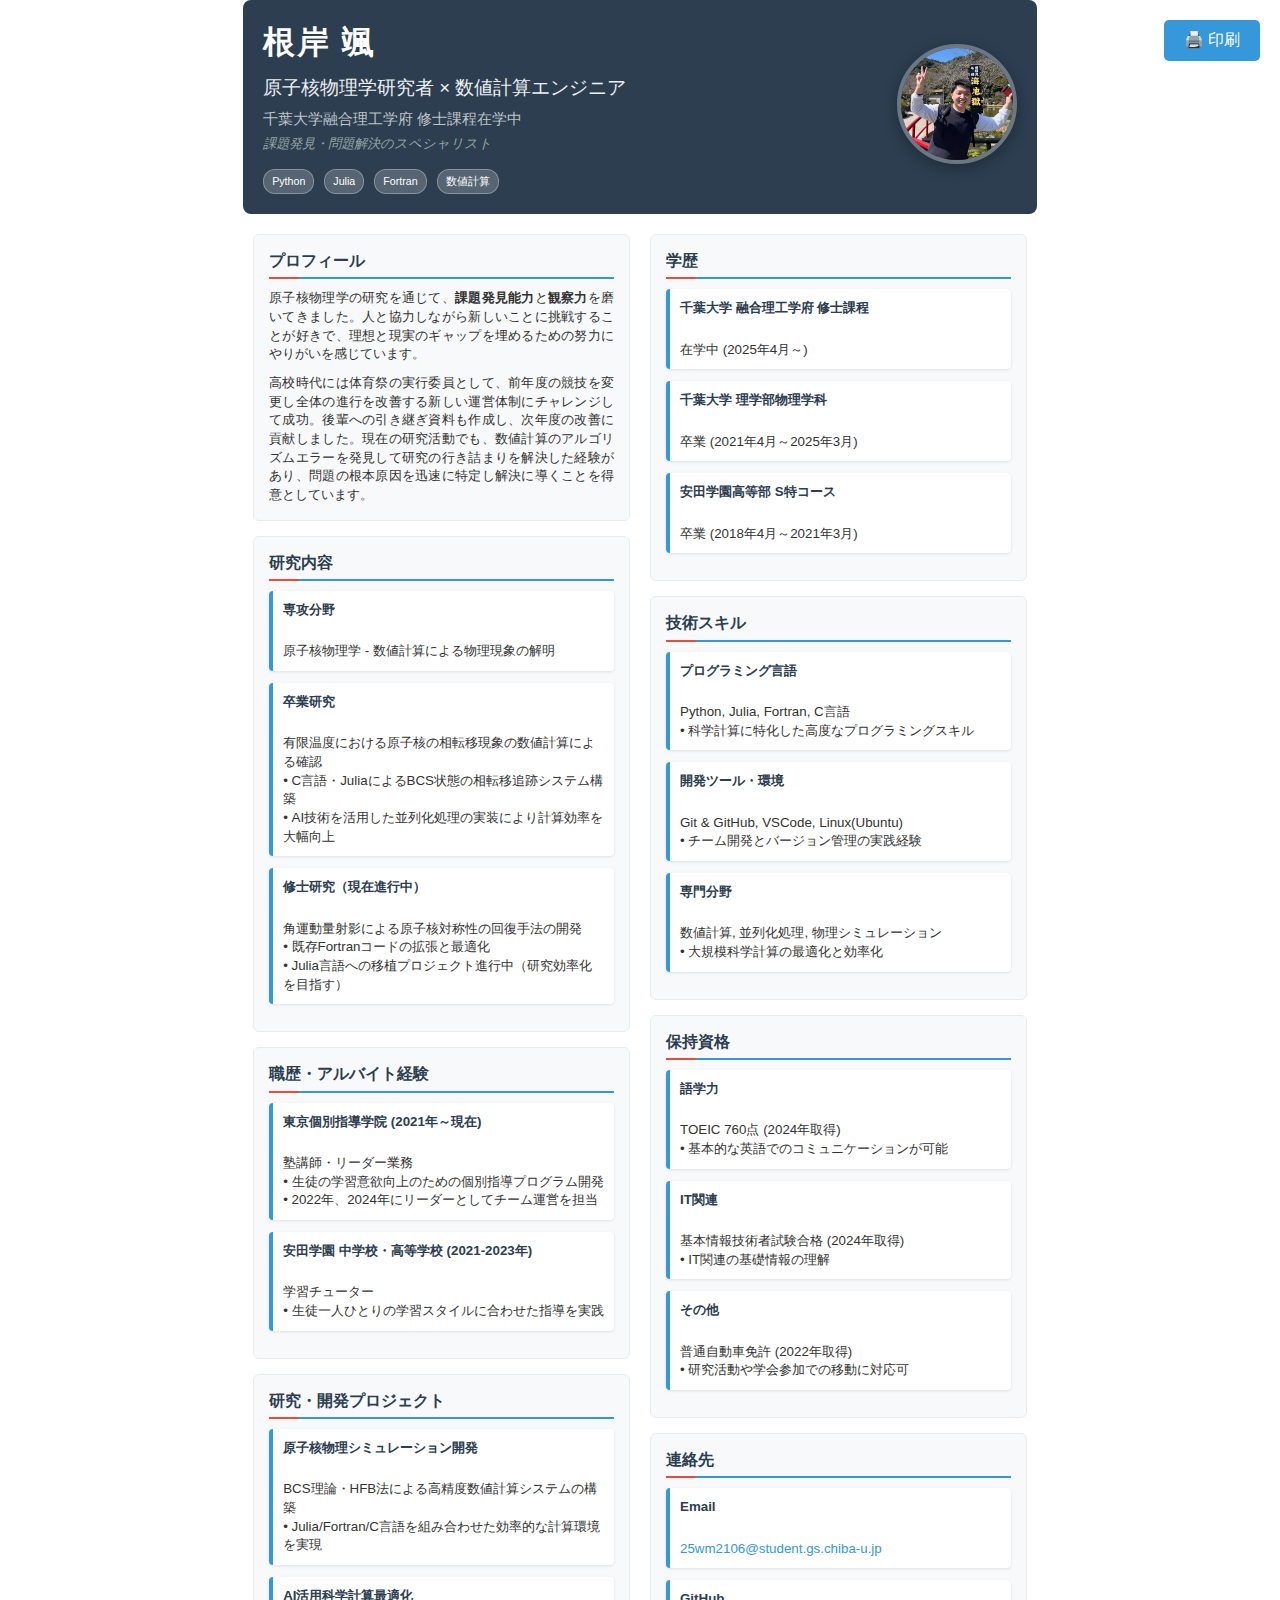
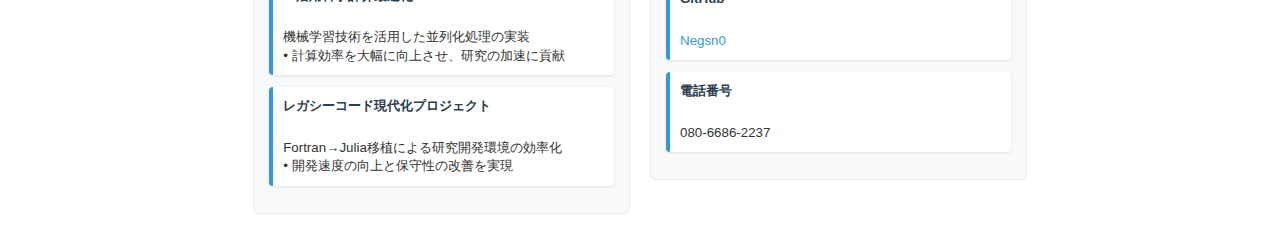
<file: index_print.html>
<!DOCTYPE html>
<html lang="ja">
  <head>
    <meta charset="UTF-8" />
    <meta name="viewport" content="width=device-width, initial-scale=1.0" />
    <title>根岸 颯 - 履歴書</title>
    <style>
      /* 印刷用CSS - A4サイズ最適化 */
      @page {
        size: A4;
        margin: 15mm 10mm;
      }

      * {
        box-sizing: border-box;
        margin: 0;
        padding: 0;
      }

      body {
        font-family: "Hiragino Kaku Gothic ProN", "Yu Gothic", "Meiryo",
          sans-serif;
        font-size: 10pt;
        line-height: 1.4;
        color: #333;
        background: white;
        max-width: 210mm;
        margin: 0 auto;
        padding: 0;
      }

      /* ヘッダー */
      .header {
        background: #2c3e50;
        color: white;
        padding: 20px;
        margin-bottom: 20px;
        border-radius: 8px;
        text-align: center;
        position: relative;
      }

      .header-content {
        display: flex;
        align-items: center;
        justify-content: space-between;
        max-width: 800px;
        margin: 0 auto;
      }

      .header-text {
        flex: 1;
        text-align: left;
        margin-right: 30px;
      }

      .header-image {
        flex-shrink: 0;
      }

      .profile-img {
        width: 120px;
        height: 120px;
        border-radius: 50%;
        object-fit: cover;
        border: 4px solid rgba(255, 255, 255, 0.3);
        box-shadow: 0 4px 15px rgba(0, 0, 0, 0.3);
      }

      .header h1 {
        font-size: 24pt;
        font-weight: bold;
        margin-bottom: 10px;
        letter-spacing: 2px;
      }

      .header .title {
        font-size: 14pt;
        margin-bottom: 8px;
        color: #ecf0f1;
      }

      .header .subtitle {
        font-size: 11pt;
        margin-bottom: 6px;
        color: #bdc3c7;
      }

      .header .tagline {
        font-size: 10pt;
        font-style: italic;
        color: #95a5a6;
        margin-bottom: 15px;
      }

      .skills {
        display: flex;
        justify-content: flex-start;
        gap: 10px;
        flex-wrap: wrap;
      }

      .skill-tag {
        background: rgba(255, 255, 255, 0.2);
        padding: 4px 8px;
        border-radius: 12px;
        font-size: 8pt;
        border: 1px solid rgba(255, 255, 255, 0.3);
      }

      /* メインコンテンツ */
      .main-content {
        display: grid;
        grid-template-columns: 1fr 1fr;
        gap: 20px;
        padding: 0 10px;
      }

      /* セクション */
      .section {
        background: #f8f9fa;
        border: 1px solid #e9ecef;
        border-radius: 6px;
        padding: 15px;
        margin-bottom: 15px;
        page-break-inside: avoid;
      }

      .section h2 {
        font-size: 12pt;
        font-weight: bold;
        color: #2c3e50;
        margin-bottom: 10px;
        padding-bottom: 5px;
        border-bottom: 2px solid #3498db;
        position: relative;
      }

      .section h2::after {
        content: "";
        position: absolute;
        bottom: -2px;
        left: 0;
        width: 30px;
        height: 2px;
        background: #e74c3c;
      }

      /* リスト */
      .section ul {
        list-style: none;
        padding: 0;
      }

      .section li {
        margin-bottom: 12px;
        padding: 10px;
        background: white;
        border-left: 4px solid #3498db;
        border-radius: 4px;
        box-shadow: 0 1px 3px rgba(0, 0, 0, 0.1);
      }

      .section li strong {
        display: block;
        font-weight: bold;
        color: #2c3e50;
        margin-bottom: 4px;
        font-size: 10pt;
      }

      .section li br + • {
        margin-left: 15px;
        color: #7f8c8d;
      }

      /* 段落 */
      .section p {
        margin-bottom: 10px;
        text-align: justify;
      }

      .section p:last-child {
        margin-bottom: 0;
      }

      /* リンク */
      .section a {
        color: #3498db;
        text-decoration: none;
      }

      .section a:hover {
        text-decoration: underline;
      }

      /* 左カラム */
      .left-column {
        display: flex;
        flex-direction: column;
      }

      /* 右カラム */
      .right-column {
        display: flex;
        flex-direction: column;
      }

      /* 印刷時の特別設定 */
      @media print {
        body {
          font-size: 9pt;
          line-height: 1.3;
          background: white !important;
          color: black !important;
        }

        .header {
          background: #2c3e50 !important;
          color: white !important;
          padding: 15px !important;
          margin-bottom: 15px !important;
          page-break-after: avoid;
        }

        .header-content {
          display: flex !important;
          align-items: center !important;
          justify-content: space-between !important;
          max-width: none !important;
          margin: 0 !important;
        }

        .header-text {
          flex: 1 !important;
          text-align: left !important;
          margin-right: 20px !important;
        }

        .header-image {
          flex-shrink: 0 !important;
        }

        .profile-img {
          width: 80px !important;
          height: 80px !important;
          border-radius: 50% !important;
          object-fit: cover !important;
          border: 3px solid rgba(255, 255, 255, 0.3) !important;
          box-shadow: 0 2px 8px rgba(0, 0, 0, 0.3) !important;
        }

        .header h1 {
          font-size: 18pt !important;
          margin-bottom: 8px !important;
        }

        .header .title {
          font-size: 11pt !important;
          margin-bottom: 6px !important;
        }

        .header .subtitle {
          font-size: 9pt !important;
          margin-bottom: 4px !important;
        }

        .header .tagline {
          font-size: 8pt !important;
          margin-bottom: 10px !important;
        }

        .skills {
          justify-content: flex-start !important;
          gap: 8px !important;
        }

        .skill-tag {
          font-size: 7pt !important;
          padding: 3px 6px !important;
        }

        .main-content {
          grid-template-columns: 1fr !important;
          gap: 10px !important;
          padding: 0 !important;
        }

        .section {
          background: white !important;
          border: 1px solid #ddd !important;
          padding: 10px !important;
          margin-bottom: 10px !important;
          page-break-inside: avoid;
        }

        .section h2 {
          font-size: 10pt !important;
          margin-bottom: 8px !important;
          padding-bottom: 3px !important;
          page-break-after: avoid;
        }

        .section li {
          padding: 8px !important;
          margin-bottom: 8px !important;
          background: white !important;
          border: 1px solid #eee !important;
          border-left: 3px solid #3498db !important;
          page-break-inside: avoid;
        }

        .section li strong {
          font-size: 9pt !important;
          margin-bottom: 3px !important;
        }

        .section p {
          font-size: 8pt !important;
          margin-bottom: 8px !important;
        }

        /* ページ区切りの制御 */
        .section:nth-child(2n) {
          page-break-before: auto;
        }

        /* 不要な要素を非表示 */
        .no-print {
          display: none !important;
        }
      }

      /* レスポンシブ対応 */
      @media screen and (max-width: 210mm) {
        .main-content {
          grid-template-columns: 1fr;
          gap: 15px;
        }
      }

      @media screen and (max-width: 768px) {
        .header-content {
          flex-direction: column;
          text-align: center;
        }

        .header-text {
          margin-right: 0;
          margin-bottom: 20px;
          text-align: center;
        }

        .profile-img {
          width: 100px;
          height: 100px;
        }

        .skills {
          justify-content: center;
        }
      }

      @media screen and (max-width: 480px) {
        .header {
          padding: 15px;
        }

        .header h1 {
          font-size: 20pt;
        }

        .header .title {
          font-size: 12pt;
        }

        .profile-img {
          width: 80px;
          height: 80px;
        }
      }

      /* 印刷ボタン */
      .print-button {
        position: fixed;
        top: 20px;
        right: 20px;
        background: #3498db;
        color: white;
        border: none;
        padding: 10px 20px;
        border-radius: 5px;
        cursor: pointer;
        font-size: 12pt;
        z-index: 1000;
      }

      .print-button:hover {
        background: #2980b9;
      }

      @media print {
        .print-button {
          display: none;
        }
      }
    </style>
  </head>
  <body>
    <!-- 印刷ボタン -->
    <button class="print-button no-print" onclick="window.print()">
      🖨️ 印刷
    </button>

    <!-- ヘッダー -->
    <div class="header">
      <div class="header-content">
        <div class="header-text">
          <h1>根岸 颯</h1>
          <div class="title">原子核物理学研究者 × 数値計算エンジニア</div>
          <div class="subtitle">千葉大学融合理工学府 修士課程在学中</div>
          <div class="tagline">課題発見・問題解決のスペシャリスト</div>
          <div class="skills">
            <span class="skill-tag">Python</span>
            <span class="skill-tag">Julia</span>
            <span class="skill-tag">Fortran</span>
            <span class="skill-tag">数値計算</span>
          </div>
        </div>
        <div class="header-image">
          <img src="profile.jpg" alt="Profile" class="profile-img" />
        </div>
      </div>
    </div>

    <!-- メインコンテンツ -->
    <div class="main-content">
      <!-- 左カラム -->
      <div class="left-column">
        <!-- プロフィール -->
        <div class="section">
          <h2>プロフィール</h2>
          <p>
            原子核物理学の研究を通じて、<strong>課題発見能力</strong>と<strong>観察力</strong>を磨いてきました。人と協力しながら新しいことに挑戦することが好きで、理想と現実のギャップを埋めるための努力にやりがいを感じています。
          </p>
          <p>
            高校時代には体育祭の実行委員として、前年度の競技を変更し全体の進行を改善する新しい運営体制にチャレンジして成功。後輩への引き継ぎ資料も作成し、次年度の改善に貢献しました。現在の研究活動でも、数値計算のアルゴリズムエラーを発見して研究の行き詰まりを解決した経験があり、問題の根本原因を迅速に特定し解決に導くことを得意としています。
          </p>
        </div>

        <!-- 研究内容 -->
        <div class="section">
          <h2>研究内容</h2>
          <ul>
            <li>
              <strong>専攻分野</strong><br />
              原子核物理学 - 数値計算による物理現象の解明
            </li>
            <li>
              <strong>卒業研究</strong><br />
              有限温度における原子核の相転移現象の数値計算による確認<br />
              • C言語・JuliaによるBCS状態の相転移追跡システム構築<br />
              • AI技術を活用した並列化処理の実装により計算効率を大幅向上
            </li>
            <li>
              <strong>修士研究（現在進行中）</strong><br />
              角運動量射影による原子核対称性の回復手法の開発<br />
              • 既存Fortranコードの拡張と最適化<br />
              • Julia言語への移植プロジェクト進行中（研究効率化を目指す）
            </li>
          </ul>
        </div>

        <!-- 職歴・アルバイト経験 -->
        <div class="section">
          <h2>職歴・アルバイト経験</h2>
          <ul>
            <li>
              <strong>東京個別指導学院 (2021年～現在)</strong><br />
              塾講師・リーダー業務<br />
              • 生徒の学習意欲向上のための個別指導プログラム開発<br />
              • 2022年、2024年にリーダーとしてチーム運営を担当
            </li>
            <li>
              <strong>安田学園 中学校・高等学校 (2021-2023年)</strong><br />
              学習チューター<br />
              • 生徒一人ひとりの学習スタイルに合わせた指導を実践
            </li>
          </ul>
        </div>

        <!-- 研究・開発プロジェクト -->
        <div class="section">
          <h2>研究・開発プロジェクト</h2>
          <ul>
            <li>
              <strong>原子核物理シミュレーション開発</strong><br />
              BCS理論・HFB法による高精度数値計算システムの構築<br />
              • Julia/Fortran/C言語を組み合わせた効率的な計算環境を実現
            </li>
            <li>
              <strong>AI活用科学計算最適化</strong><br />
              機械学習技術を活用した並列化処理の実装<br />
              • 計算効率を大幅に向上させ、研究の加速に貢献
            </li>
            <li>
              <strong>レガシーコード現代化プロジェクト</strong><br />
              Fortran→Julia移植による研究開発環境の効率化<br />
              • 開発速度の向上と保守性の改善を実現
            </li>
          </ul>
        </div>
      </div>

      <!-- 右カラム -->
      <div class="right-column">
        <!-- 学歴 -->
        <div class="section">
          <h2>学歴</h2>
          <ul>
            <li>
              <strong>千葉大学 融合理工学府 修士課程</strong><br />
              在学中 (2025年4月～)
            </li>
            <li>
              <strong>千葉大学 理学部物理学科</strong><br />
              卒業 (2021年4月～2025年3月)
            </li>
            <li>
              <strong>安田学園高等部 S特コース</strong><br />
              卒業 (2018年4月～2021年3月)
            </li>
          </ul>
        </div>

        <!-- 技術スキル -->
        <div class="section">
          <h2>技術スキル</h2>
          <ul>
            <li>
              <strong>プログラミング言語</strong><br />
              Python, Julia, Fortran, C言語<br />
              • 科学計算に特化した高度なプログラミングスキル
            </li>
            <li>
              <strong>開発ツール・環境</strong><br />
              Git & GitHub, VSCode, Linux(Ubuntu)<br />
              • チーム開発とバージョン管理の実践経験
            </li>
            <li>
              <strong>専門分野</strong><br />
              数値計算, 並列化処理, 物理シミュレーション<br />
              • 大規模科学計算の最適化と効率化
            </li>
          </ul>
        </div>

        <!-- 保持資格 -->
        <div class="section">
          <h2>保持資格</h2>
          <ul>
            <li>
              <strong>語学力</strong><br />
              TOEIC 760点 (2024年取得)<br />
              • 基本的な英語でのコミュニケーションが可能
            </li>
            <li>
              <strong>IT関連</strong><br />
              基本情報技術者試験合格 (2024年取得)<br />
              • IT関連の基礎情報の理解
            </li>
            <li>
              <strong>その他</strong><br />
              普通自動車免許 (2022年取得)<br />
              • 研究活動や学会参加での移動に対応可
            </li>
          </ul>
        </div>

        <!-- 連絡先 -->
        <div class="section">
          <h2>連絡先</h2>
          <ul>
            <li>
              <strong>Email</strong><br />
              <a href="mailto:25wm2106@student.gs.chiba-u.jp"
                >25wm2106@student.gs.chiba-u.jp</a
              >
            </li>
            <li>
              <strong>GitHub</strong><br />
              <a href="https://github.com/Negsn0">Negsn0</a>
            </li>
            <li>
              <strong>電話番号</strong><br />
              080-6686-2237
            </li>
          </ul>
        </div>
      </div>
    </div>

    <script>
      // 印刷時の自動調整
      window.addEventListener("beforeprint", function () {
        console.log("印刷開始");
      });

      window.addEventListener("afterprint", function () {
        console.log("印刷完了");
      });

      // 印刷ボタンの機能
      function printResume() {
        window.print();
      }
    </script>
  </body>
</html>
</file>
